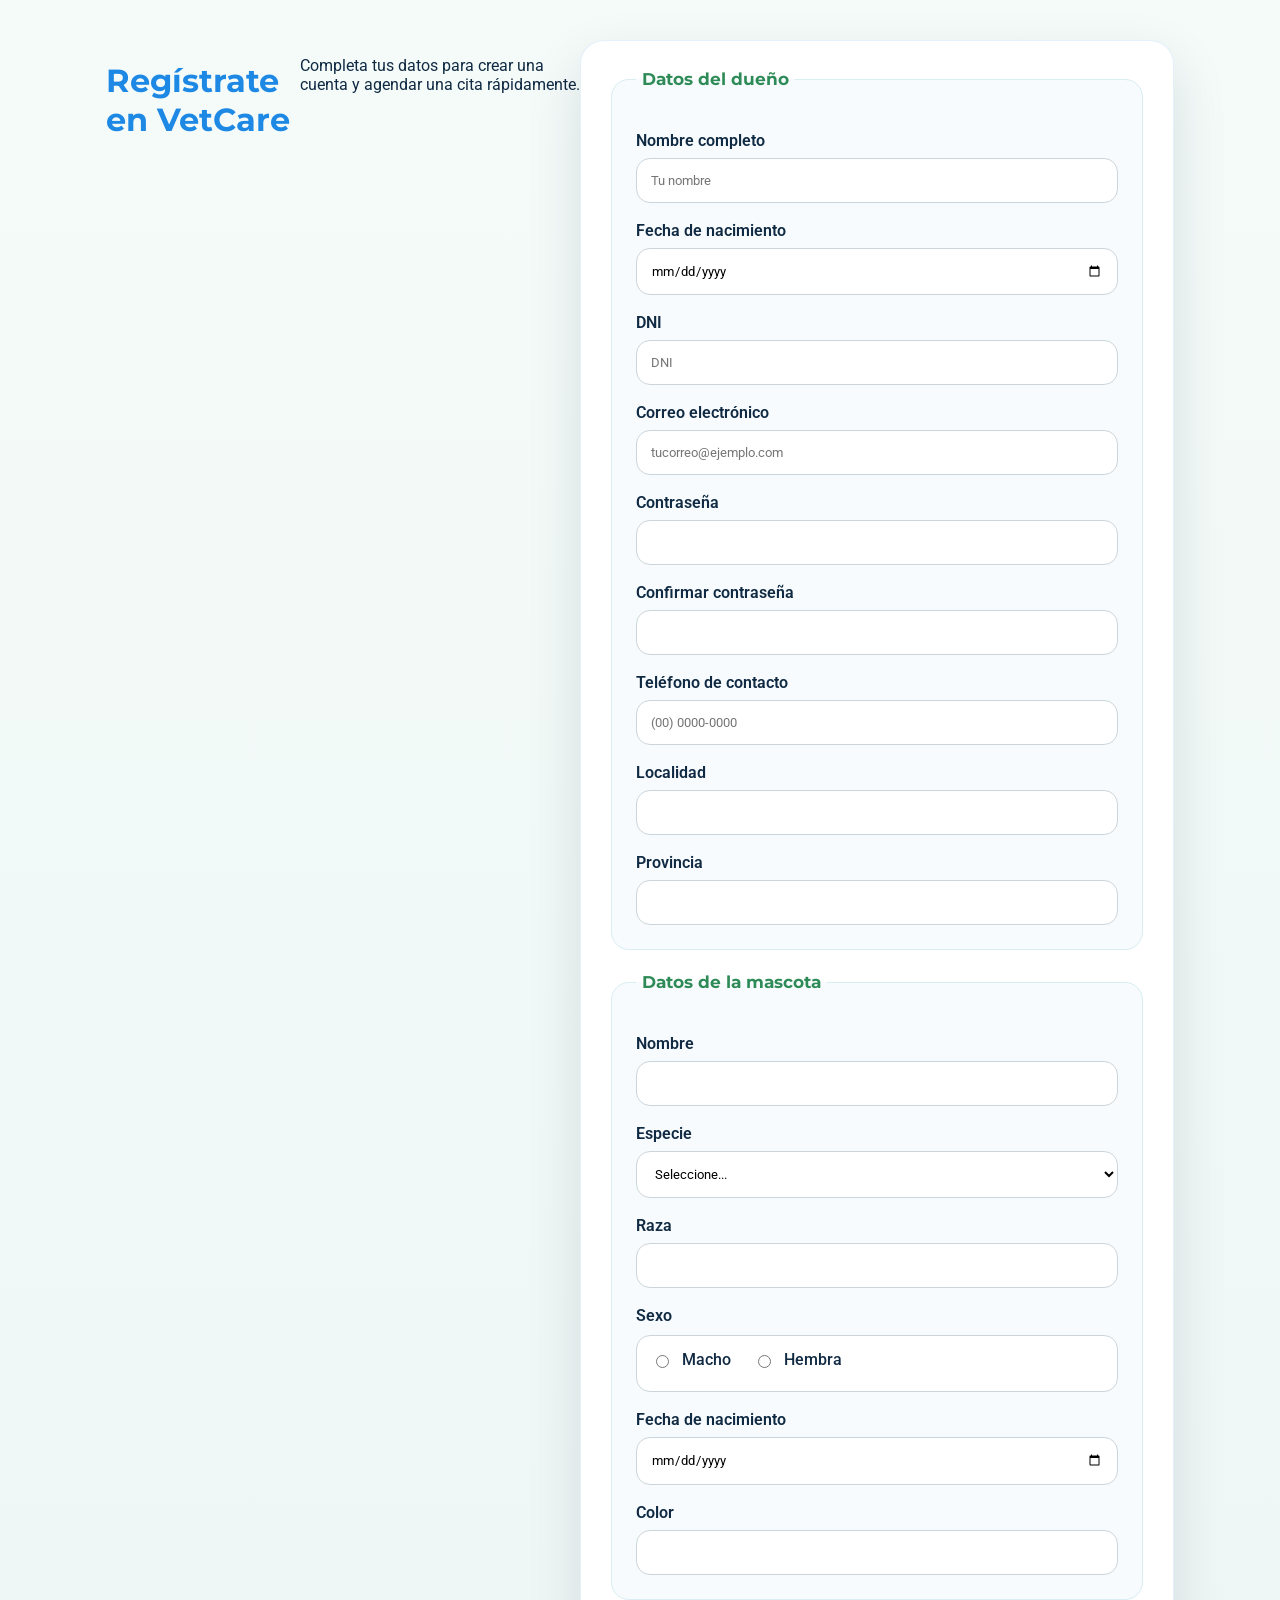
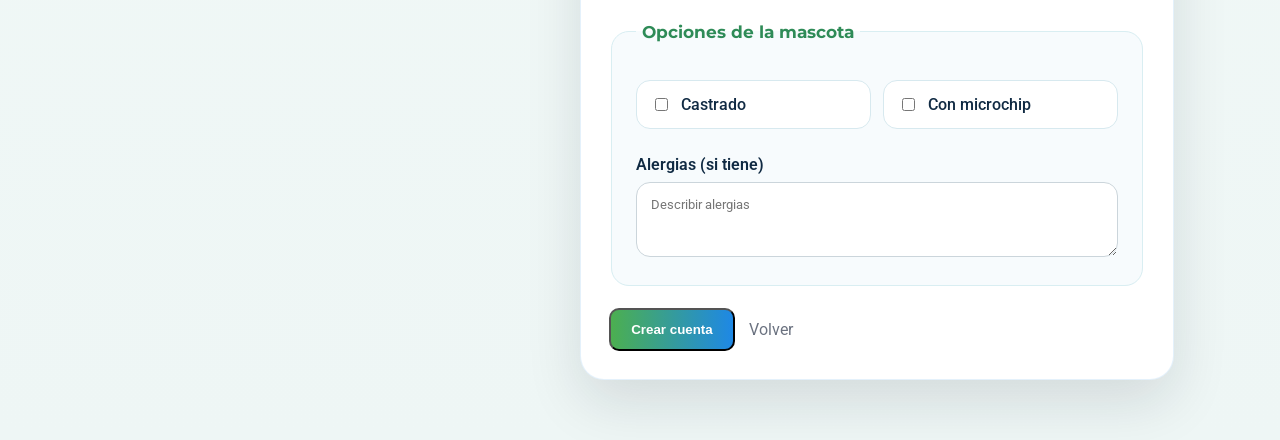
<file: registro.html>
<!doctype html>
<html lang="es">
<head>
  <meta charset="utf-8">
  <meta name="viewport" content="width=device-width,initial-scale=1">
  <title>Registro - VetCare</title>
  <link rel="stylesheet" href="style.css">
  <link rel="stylesheet" href="registro.css">
  <link href="https://fonts.googleapis.com/css2?family=Montserrat:wght@600;700&family=Roboto:wght@300;400;500&display=swap" rel="stylesheet">
</head>
<body>
  <main class="container form-container">
    <h1 class="section-title">Regístrate en VetCare</h1>
    <p>Completa tus datos para crear una cuenta y agendar una cita rápidamente.</p>
    <form id="registroForm" action="#" method="post" novalidate>
      <fieldset class="form-section">
        <legend>Datos del dueño</legend>
        <div class="field-group">
          <label for="owner-name">Nombre completo</label>
          <input id="owner-name" name="owner_name" type="text" placeholder="Tu nombre" required>
        </div>

        <div class="field-group">
          <label for="owner-dob">Fecha de nacimiento</label>
          <input id="owner-dob" name="owner_dob" type="date" required>
        </div>

        <div class="field-group">
          <label for="owner-dni">DNI</label>
          <input id="owner-dni" name="owner_dni" type="text" placeholder="DNI" required>
        </div>

        <div class="field-group">
          <label for="owner-email">Correo electrónico</label>
          <input id="owner-email" name="owner_email" type="email" placeholder="tucorreo@ejemplo.com" required>
        </div>

        <div class="field-group">
          <label for="owner-password">Contraseña</label>
          <input id="owner-password" name="owner_password" type="password" minlength="6" required>
        </div>

        <div class="field-group">
          <label for="owner-password-confirm">Confirmar contraseña</label>
          <input id="owner-password-confirm" name="owner_password_confirm" type="password" minlength="6" required>
        </div>

        <div class="field-group">
          <label for="owner-phone">Teléfono de contacto</label>
          <input id="owner-phone" name="owner_phone" type="tel" placeholder="(00) 0000-0000" required>
        </div>

        <div class="field-group">
          <label for="owner-city">Localidad</label>
          <input id="owner-city" name="owner_city" type="text" required>
        </div>

        <div class="field-group">
          <label for="owner-province">Provincia</label>
          <input id="owner-province" name="owner_province" type="text" required>
        </div>
      </fieldset>

      <fieldset class="form-section">
        <legend>Datos de la mascota</legend>
        <div class="field-group">
          <label for="pet-name">Nombre</label>
          <input id="pet-name" name="pet_name" type="text" required>
        </div>

        <div class="field-group">
          <label for="pet-species">Especie</label>
          <select id="pet-species" name="pet_species" required>
            <option value="">Seleccione...</option>
            <option value="perro">Perro</option>
            <option value="gato">Gato</option>
            <option value="otro">Otro</option>
          </select>
        </div>

        <div class="field-group">
          <label for="pet-breed">Raza</label>
          <input id="pet-breed" name="pet_breed" type="text" required>
        </div>

        <div class="field-group">
          <label class="field-label">Sexo</label>
          <div class="radio-row" id="pet-sex">
            <label><input type="radio" name="pet_sex" value="macho" required> Macho</label>
            <label><input type="radio" name="pet_sex" value="hembra"> Hembra</label>
          </div>
        </div>

        <div class="field-group">
          <label for="pet-dob">Fecha de nacimiento</label>
          <input id="pet-dob" name="pet_dob" type="date" required>
        </div>

        <div class="field-group">
          <label for="pet-color">Color</label>
          <input id="pet-color" name="pet_color" type="text" required>
        </div>
      </fieldset>

      <fieldset class="form-section checkbox-section">
        <legend>Opciones de la mascota</legend>
        <div class="checkbox-grid">
          <label class="checkbox-label"><input type="checkbox" id="pet-neutered" name="pet_neutered"> Castrado</label>
          <label class="checkbox-label"><input type="checkbox" id="pet-microchip" name="pet_microchip"> Con microchip</label>
        </div>

        <div class="field-group">
          <label for="pet-allergies">Alergias (si tiene)</label>
          <textarea id="pet-allergies" name="pet_allergies" rows="3" placeholder="Describir alergias"></textarea>
        </div>
      </fieldset>

      <div class="form-actions">
        <button class="btn primary" type="submit">Crear cuenta</button>
        <a href="index.html" class="btn-link">Volver</a>
      </div>
    </form>
    <section id="confirmationSection" class="confirmation-section hidden"></section>
  </main>

  <script src="validaciones.js"></script>
</body>
</html>
</file>
<file: style.css>
/* Veterinaria: paleta verde, blanco y azul. Tipografías: Montserrat (títulos), Roboto (cuerpo) */
:root{
    --green:#2e8b57;
    --green-2:#4caf50;
    --blue:#1e88e5;
    --bg:#f7fbfd;
    --card:#ffffff;
    --muted:#6b7280;
}

*{box-sizing:border-box}
body{
    font-family: 'Roboto', system-ui, -apple-system, 'Segoe UI', Arial, sans-serif;
    background: linear-gradient(180deg, #f2fbf7 0%, var(--bg) 100%);
    color:#0f1724;
    margin:0;
    -webkit-font-smoothing:antialiased;
}

.container{width:90%;max-width:1100px;margin:0 auto}

/* NAV */
.nav{display:flex;align-items:center;justify-content:space-between;padding:16px 0}
.logo{display:flex;align-items:center;gap:10px;text-decoration:none;color:inherit}
.clinic-name{font-family:'Montserrat',sans-serif;font-weight:700;color:var(--green-2)}
.nav-links{display:flex;gap:18px;list-style:none;margin:0;padding:0;align-items:center}
.nav-links a{color:inherit;text-decoration:none;font-weight:500}
.btn-outline{border:1px solid var(--green-2);padding:8px 12px;border-radius:8px;color:var(--green-2)}
.nav-toggle{display:none;background:transparent;border:0;font-size:22px}

/* HERO */
.hero{display:flex;align-items:center;gap:40px;padding:30px 0}
.hero-media{flex:1}
.hero-media img{width:100%;height:320px;object-fit:cover;border-radius:12px}
.hero-content{flex:1}
.hero-content h1{font-family:'Montserrat',sans-serif;font-size:2.2rem;margin:0 0 10px;color:var(--green)}
.hero-content p{color:var(--muted);margin:0 0 18px}
.btn{display:inline-block;padding:12px 20px;border-radius:10px;text-decoration:none}
.btn.primary{background:linear-gradient(90deg,var(--green-2),var(--blue));color:#fff;font-weight:600}

/* Sections */
.section{padding:48px 0}
.section-title{font-family:'Montserrat',sans-serif;color:var(--blue);margin-bottom:18px}

.grid{display:grid;gap:18px}
.cards{grid-template-columns:repeat(3,1fr)}
.team-grid{grid-template-columns:repeat(3,1fr)}
.specialties .grid{grid-template-columns:repeat(2,1fr)}

.card{background:var(--card);border-radius:12px;padding:18px;box-shadow:0 6px 18px rgba(16,24,40,0.06);transition:transform .22s ease,box-shadow .22s ease;border:1px solid rgba(15,23,36,0.04)}
.card h3{margin:0 0 8px;font-family:'Montserrat',sans-serif}
.card p{margin:0;color:var(--muted)}

/* Card hover effect */
.card:hover{transform:translateY(-8px);box-shadow:0 12px 30px rgba(16,24,40,0.12)}

.specialty img,.team-member img{width:100%;height:180px;object-fit:cover;border-radius:10px;margin-bottom:12px}

.testimonial p{font-style:italic;margin:0 0 8px}
.testimonial footer{font-size:.9rem;color:var(--muted)}

/* FOOTER */
.site-footer{background:linear-gradient(180deg,#eefaf6,#f7fbfd);padding:30px 0 18px;margin-top:30px}
.footer-grid{display:grid;grid-template-columns:1fr 1fr 1fr;gap:18px}
.copyright{margin-top:12px;color:var(--muted);font-size:.95rem}

/* Responsive */
@media (max-width:900px){
    .cards{grid-template-columns:repeat(2,1fr)}
    .team-grid{grid-template-columns:repeat(2,1fr)}
}
@media (max-width:700px){
    .hero{flex-direction:column}
    .hero-media img{height:220px}
    .cards{grid-template-columns:1fr}
    .specialties .grid{grid-template-columns:1fr}
    .team-grid{grid-template-columns:1fr}
    .nav-links{position:fixed;right:16px;top:72px;background:var(--card);flex-direction:column;padding:12px;border-radius:12px;box-shadow:0 10px 30px rgba(2,6,23,0.12);display:none}
    .nav-links.open{display:flex}
    .nav-toggle{display:block}
}

@media (max-width:400px){
    .hero-content h1{font-size:1.5rem}
}

/* small utilities */
.text-center{text-align:center}
</file>
<file: registro.css>
:root{
  --green:#2e8b57;
  --green-2:#4caf50;
  --blue:#1e88e5;
  --muted:#6b7280;
  --bg:#eef6f5;
  --surface:#ffffff;
}

*{
  box-sizing:border-box;
}

body{
  margin:0;
  font-family:'Roboto', system-ui, Arial, sans-serif;
  background:linear-gradient(180deg, #f4fbf9 0%, var(--bg) 100%);
  color:#102a43;
}

.form-container{
  padding:40px 16px 60px;
  display:flex;
  justify-content:center;
}

form{
  width:100%;
  max-width:750px;
  background:var(--surface);
  padding:28px;
  border-radius:24px;
  box-shadow:0 22px 56px rgba(16,24,40,0.12);
  border:1px solid rgba(66,153,225,0.14);
}

.form-section{
  background:#f7fbfd;
  border:1px solid #d9eef2;
  border-radius:18px;
  padding:24px;
  margin-bottom:22px;
}

legend{
  font-family:'Montserrat', sans-serif;
  font-size:1.05rem;
  font-weight:700;
  color:var(--green);
  padding:0 6px;
}

.field-group{
  margin-top:18px;
}

label{
  display:block;
  margin-bottom:8px;
  font-weight:600;
}

.field-label{
  margin-bottom:10px;
  display:block;
  font-weight:600;
}

input[type=text],
input[type=email],
input[type=password],
input[type=tel],
input[type=date],
select,
textarea{
  width:100%;
  padding:14px 14px;
  border:1px solid #cbd5db;
  border-radius:14px;
  background:#fff;
  transition:border-color .25s ease,box-shadow .25s ease;
  font-family:inherit;
}

input:focus,
select:focus,
textarea:focus{
  outline:none;
  border-color:var(--blue);
  box-shadow:0 0 0 8px rgba(30,136,229,0.12);
}

.checkbox-grid{
  display:grid;
  grid-template-columns:repeat(2,minmax(140px,1fr));
  gap:12px;
  margin-top:14px;
}

.checkbox-label{
  display:flex;
  align-items:center;
  gap:10px;
  padding:14px;
  border:1px solid #d7e9ef;
  border-radius:14px;
  background:#fff;
  cursor:pointer;
  font-weight:500;
}

.radio-row{
  display:flex;
  gap:22px;
  flex-wrap:wrap;
  align-items:center;
  padding:14px;
  border:1px solid #cbd5db;
  border-radius:14px;
  background:#fff;
}

.radio-row label{
  display:flex;
  align-items:center;
  gap:10px;
  font-weight:500;
}

.form-actions{
  display:flex;
  gap:14px;
  align-items:center;
  margin-top:20px;
}

.btn-link{
  color:var(--muted);
  text-decoration:none;
}

  .btn-secondary{
    display:inline-flex;
    align-items:center;
    justify-content:center;
    padding:12px 18px;
    border-radius:12px;
    border:1px solid rgba(46,139,87,0.25);
    background:#fff;
    color:var(--green);
    cursor:pointer;
    text-decoration:none;
    transition:transform .2s ease;
  }

  .btn-secondary:hover{
    transform:translateY(-1px);
  }

  .hidden{
    display:none;
  }

  .confirmation-section{
    margin-top:22px;
    padding:24px;
    border-radius:20px;
    background:#e8f8f4;
    border:1px solid #b8e1cf;
    box-shadow:0 10px 20px rgba(15,23,42,0.08);
  }

  .confirmation-section h2{
    margin-top:0;
    font-family:'Montserrat', sans-serif;
    color:var(--blue);
  }

  .confirmation-section p{
    margin:12px 0;
    color:#1f2937;
  }

  .confirmation-actions{
    display:flex;
    gap:12px;
    flex-wrap:wrap;
    margin-top:18px;
  }

  .confirmation-actions a,
  .confirmation-actions button{
    padding:12px 18px;
    border-radius:12px;
    border:none;
    cursor:pointer;
    text-decoration:none;
    font-weight:600;
  }

  .confirmation-actions button{
    background:var(--green);
    color:#fff;
  }

  .confirmation-actions a{
    background:#fff;
    color:var(--green);
    border:1px solid rgba(46,139,87,0.35);
  }

.campo-ok input,
.campo-ok select,
.campo-ok textarea,
.campo-ok .radio-row{
  border-color:var(--green-2);
  box-shadow:0 0 0 5px rgba(46,139,87,0.14);
}

.campo-ok label{
  color:#166534;
}

@media (max-width:700px){
  .checkbox-grid{
    grid-template-columns:1fr;
  }
  .form-actions{
    flex-direction:column;
    align-items:stretch;
  }
  form{
    padding:22px;
  }
}
</file>
